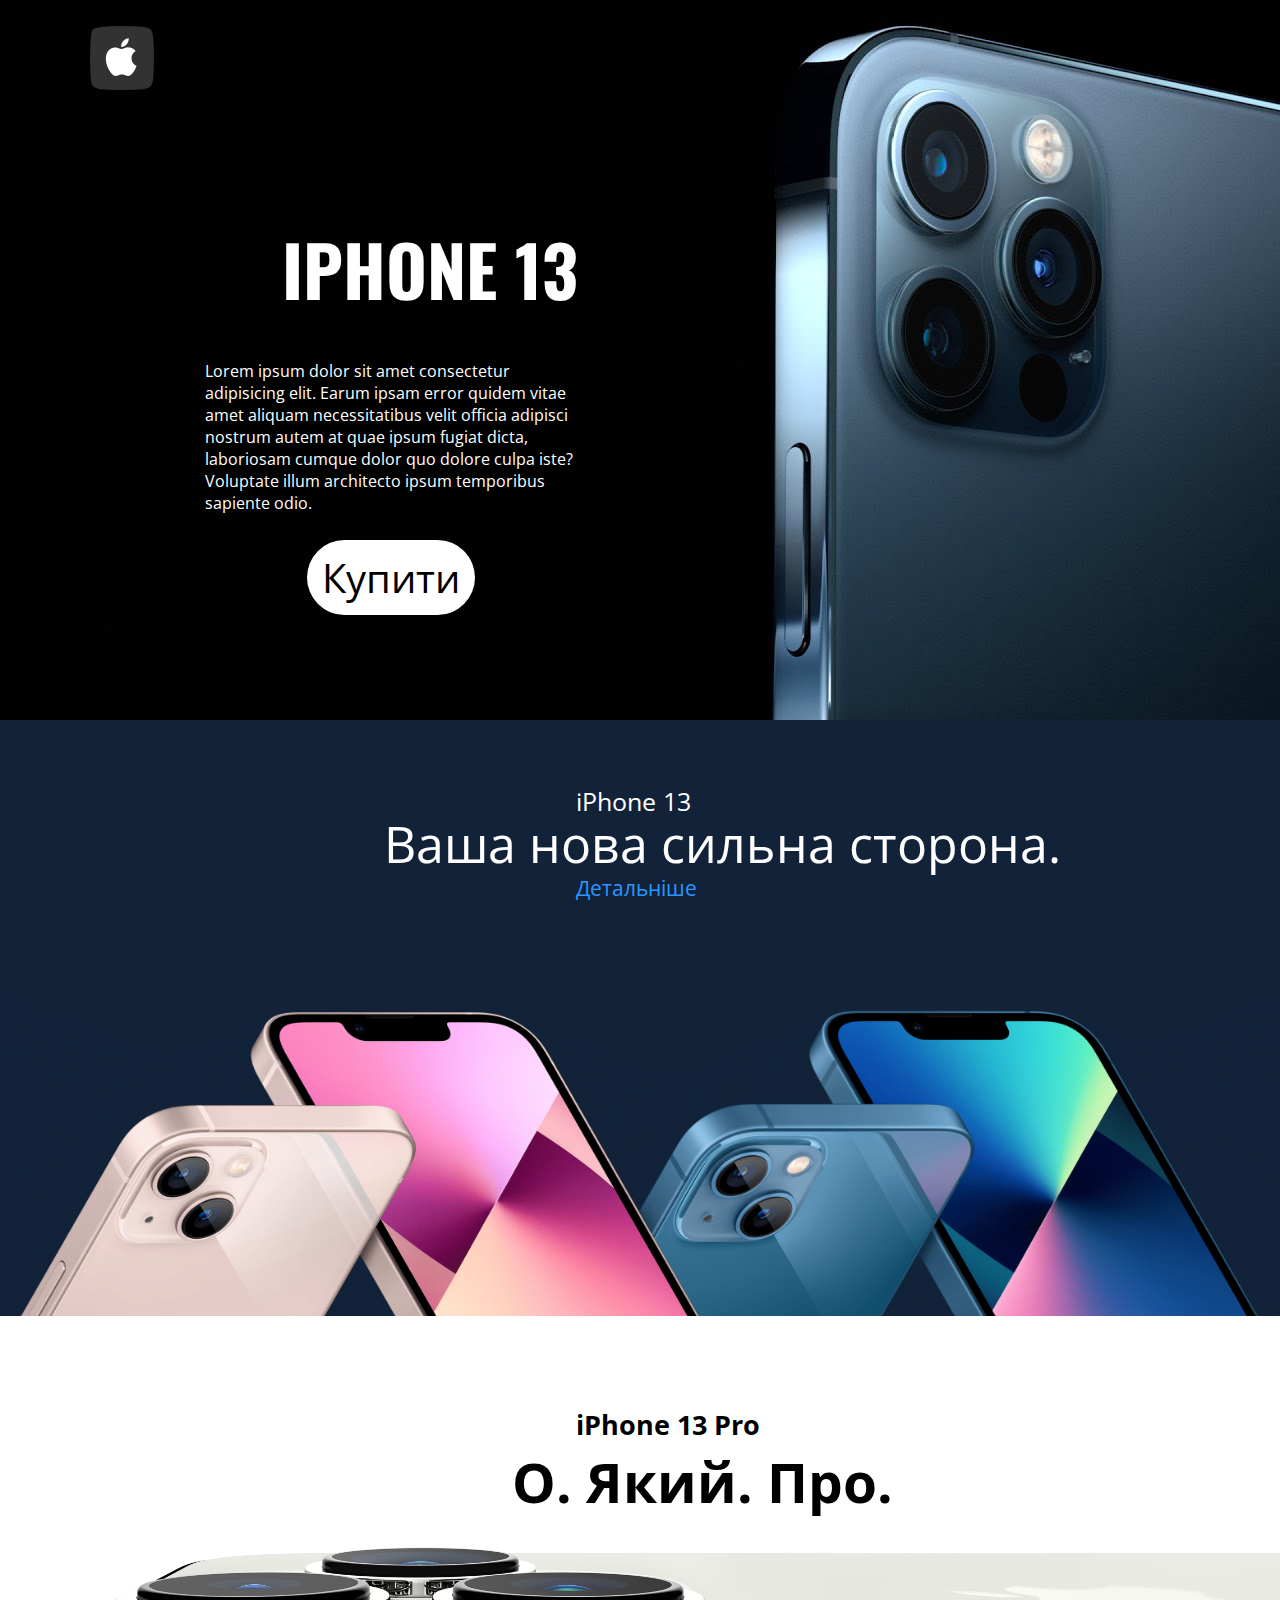
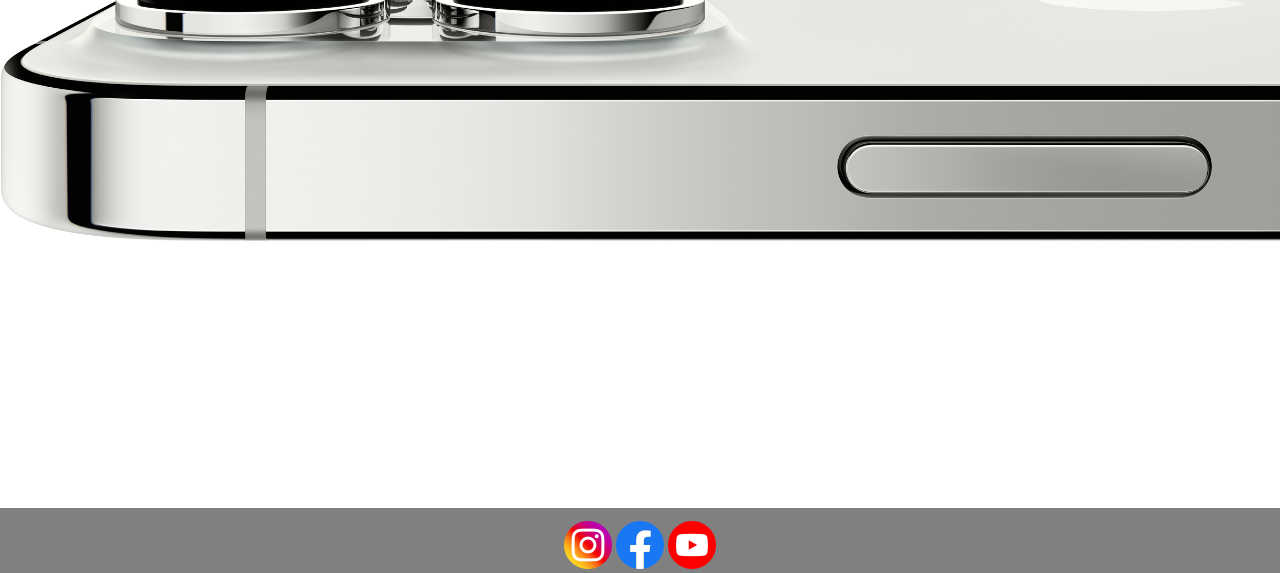
<file: index.html>
<!DOCTYPE html>
<html lang="en">
<head>
    <meta charset="UTF-8">
    <meta http-equiv="X-UA-Compatible" content="IE=edge">
    <meta name="viewport" content="width=device-width, initial-scale=1.0">
    <title>iPhone</title>
    <link rel="shortcut icon" href="img/favicon.ico">
    <link rel="stylesheet" href="css/style.css">
    <link rel="stylesheet" href="https://cdnjs.cloudflare.com/ajax/libs/font-awesome/5.15.3/css/all.min.css"/>
</head>
<body>
    <div class="wrapper">
        <main class="main">
            <img class="background_img" src="img/background_img.png" alt="iphone_background">
            <a class="icon" href="index.html"><img src="img/icon.png"></a>
            <h1>IPHONE 13</h1>
            <p class="description">Lorem ipsum dolor sit amet consectetur adipisicing elit. Earum ipsam error quidem vitae amet aliquam necessitatibus velit officia adipisci nostrum autem at quae ipsum fugiat dicta, laboriosam cumque dolor quo dolore culpa iste? Voluptate illum architecto ipsum temporibus sapiente odio.</p>
            <a class="button1" href="pages/goods.html">Купити</a>
            <div class="strong_block">
                <span class="title2">iPhone 13</span>
                <p class="strong_title">Ваша нова сильна сторона.</p>
                <a class="button2" href="#">Детальніше</a>
            </div>
            <img class="iphone_block_2" src="img/iphone_13_white.jpg" alt="iphone 13 white">
            <div class="be_pro">
                <h2>iPhone 13 Pro</h2>
                <h3>О. Який. Про.</h3>
                <img class="iphone_rotate" src="img/iphone_rotate.png">
            </div>
            <footer class="footer">
                <div class="icons">
                    <a class="instagram_icon" href="https://www.instagram.com/bogdan_fursa/"><img src="img/instagram_icon.png"></a>
                    <a class="facebook_icon" href="https://www.facebook.com/profile.php?id=100043089520533"><img src="img/facebook_icon.png"></a>
                    <a class="youtube_icon" href="https://www.youtube.com/"><img src="img/youtube_icon.png"></a>
                </div>
            </footer>
        </main>
    </div>
</body>
</html>
</file>
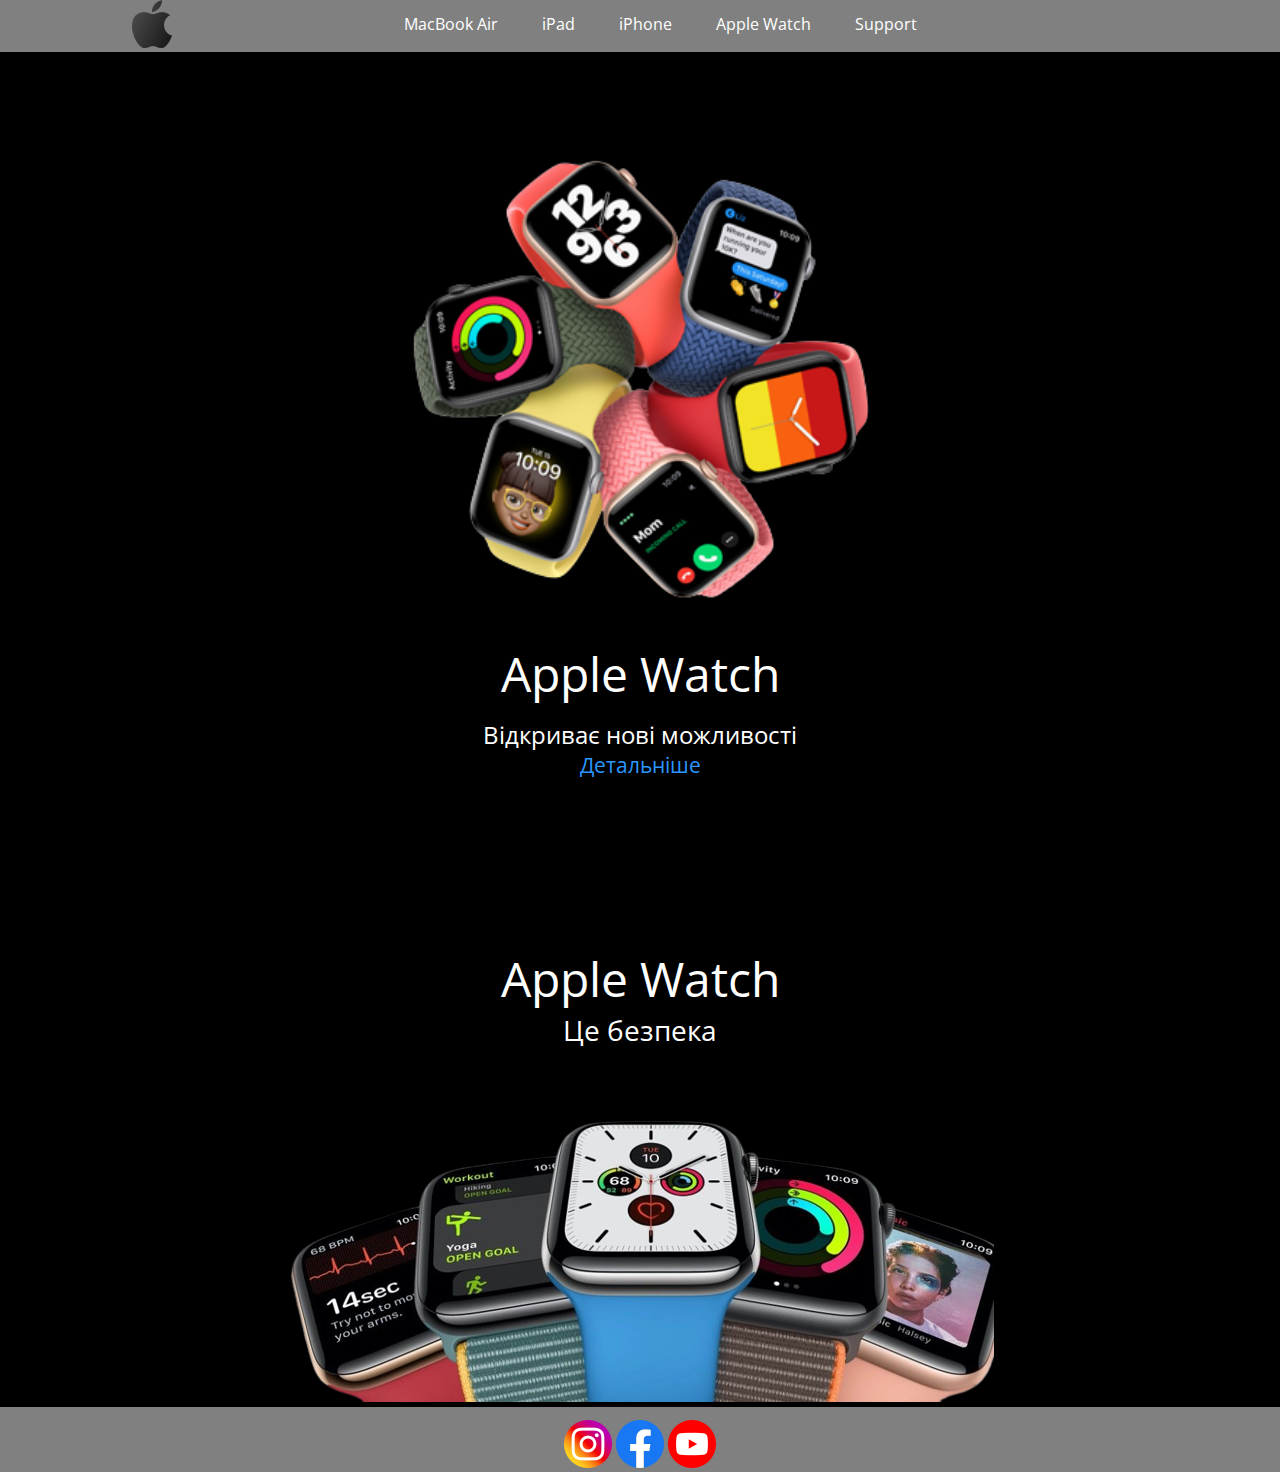
<file: pages/apple_watch.html>
<!DOCTYPE html>
<html lang="en">
<head>
    <meta charset="UTF-8">
    <meta http-equiv="X-UA-Compatible" content="IE=edge">
    <meta name="viewport" content="width=device-width, initial-scale=1.0">
    <title>iPhone</title>
    <link rel="stylesheet" href="../css/style.css">
    <link rel="shortcut icon" href="../img/favicon.ico">
</head>
<body>
    <div class="wrapper">
        <header>
            <a class="apple_icon" href="../index.html"><img src="../img/apple_icon.png"></a>
            <nav class="navbarmenu">
                <a href="../pages/macbook_air.html">MacBook Air</a>
                <a href="../pages/ipad.html">iPad</a>
                <a href="../pages/goods.html">iPhone</a>
                <a href="../pages/apple_watch.html">Apple Watch</a>
                <a href="../pages/support.html">Support</a>
            </nav>
        </header>
        <main class="main">
            <div class="apple_watch_wrapper">
                <img class="apple_watch" src="../img/apple_watch.png">
                <span>Apple Watch</span>
                <p>Відкриває нові можливості</p>
                <a href="#">Детальніше</a>
            </div>
            <div class="apple-watch-bands">
                <span>Apple Watch</span>
                <p>Це безпека</p>
                <img src="../img/apple-watch-bands.png">
            </div>
        </main>
        <footer class="footer">
            <div class="icons">
                <a class="instagram_icon" href="https://www.instagram.com/bogdan_fursa/"><img src="../img/instagram_icon.png"></a>
                <a class="facebook_icon" href="https://www.facebook.com/profile.php?id=100043089520533"><img src="../img/facebook_icon.png"></a>
                <a class="youtube_icon" href="https://www.youtube.com/"><img src="../img/youtube_icon.png"></a>
            </div>
        </footer>
    </div>
</body>
</html>
</file>
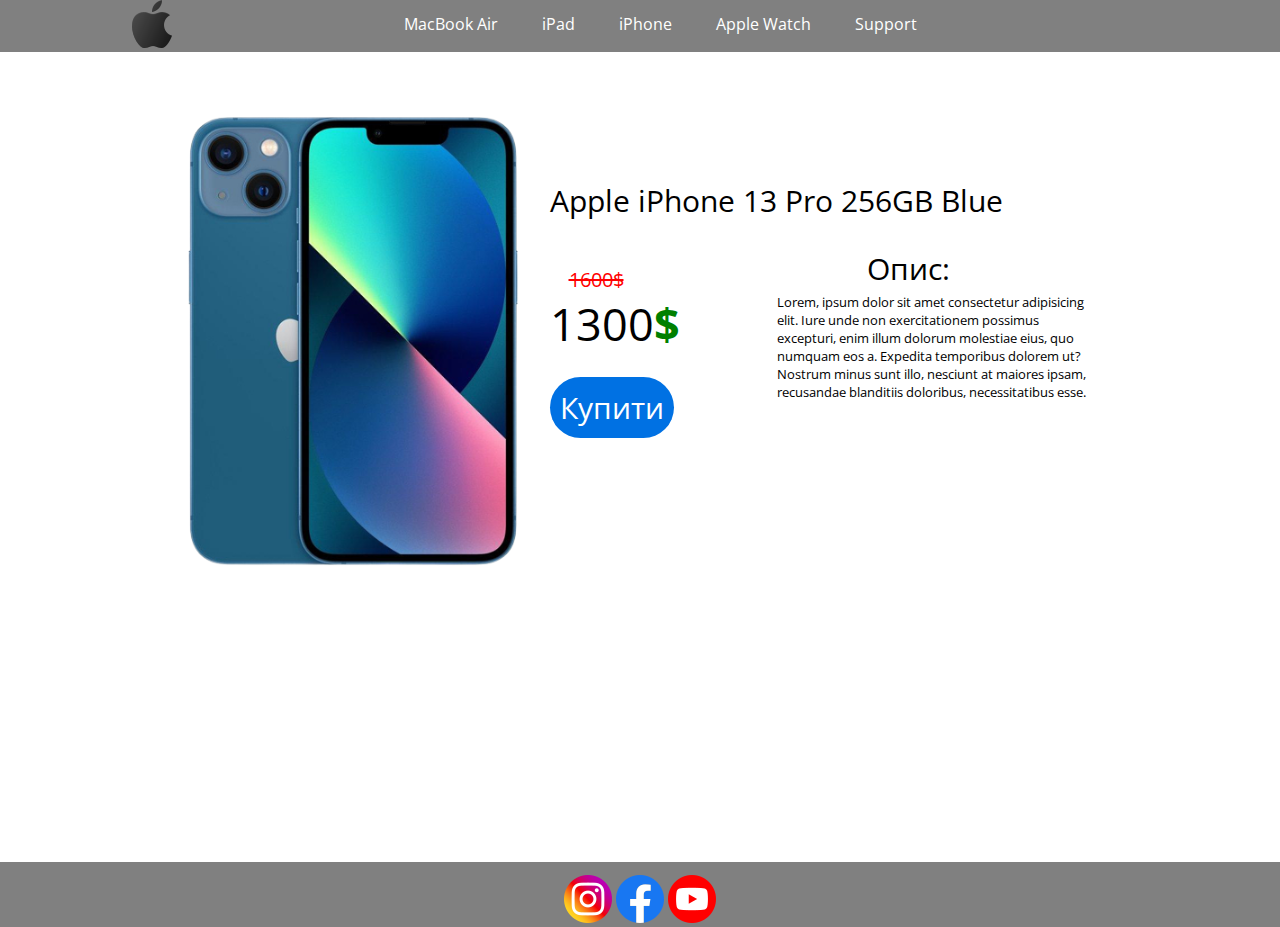
<file: pages/blue_iphone.html>
<!DOCTYPE html>
<html lang="en">
<head>
    <meta charset="UTF-8">
    <meta http-equiv="X-UA-Compatible" content="IE=edge">
    <meta name="viewport" content="width=device-width, initial-scale=1.0">
    <title>iPhone</title>
    <link rel="stylesheet" href="../css/style.css">
    <link rel="shortcut icon" href="../img/favicon.ico">
</head>
<body>
    <div class="wrapper">
        <header>
            <a class="apple_icon" href="../index.html"><img src="../img/apple_icon.png"></a>
            <nav class="navbarmenu">
                <a href="../pages/macbook_air.html">MacBook Air</a>
                <a href="../pages/ipad.html">iPad</a>
                <a href="../pages/goods.html">iPhone</a>
                <a href="../pages/apple_watch.html">Apple Watch</a>
                <a href="../pages/support.html">Support</a>
            </nav>
        </header>
        <main class="main">
            <div class="goods_blue_iphone">
            <img class="blue_iphone_banner" src="../img/blue_iphone.png">
                <div class="price_discription_blue_iphone">
                    <span>Apple iPhone 13 Pro 256GB Blue</span>
                    <p class="old_price_blue_iphone">1600$</p>
                    <p class="price_blue_iphone">1300<b class="dollar">$</b></p>
                    <a class="buy_blue_iphone" href="#">Купити</a>
                    <span class="discription_on_blue_iphone1">Опис:</span>
                    <span class="discription_on_blue_iphone2">Lorem, ipsum dolor sit amet consectetur adipisicing elit. Iure unde non exercitationem possimus excepturi, enim illum dolorum molestiae eius, quo numquam eos a. Expedita temporibus dolorem ut? Nostrum minus sunt illo, nesciunt at maiores ipsam, recusandae blanditiis doloribus, necessitatibus esse.</span>
                </div>
            </div>
        </main>
        <footer class="footer">
            <div class="icons">
                <a class="instagram_icon" href="https://www.instagram.com/bogdan_fursa/"><img src="../img/instagram_icon.png"></a>
                <a class="facebook_icon" href="https://www.facebook.com/profile.php?id=100043089520533"><img src="../img/facebook_icon.png"></a>
                <a class="youtube_icon" href="https://www.youtube.com/"><img src="../img/youtube_icon.png"></a>
            </div>
        </footer>
    </div>
</body>
</html>
</file>
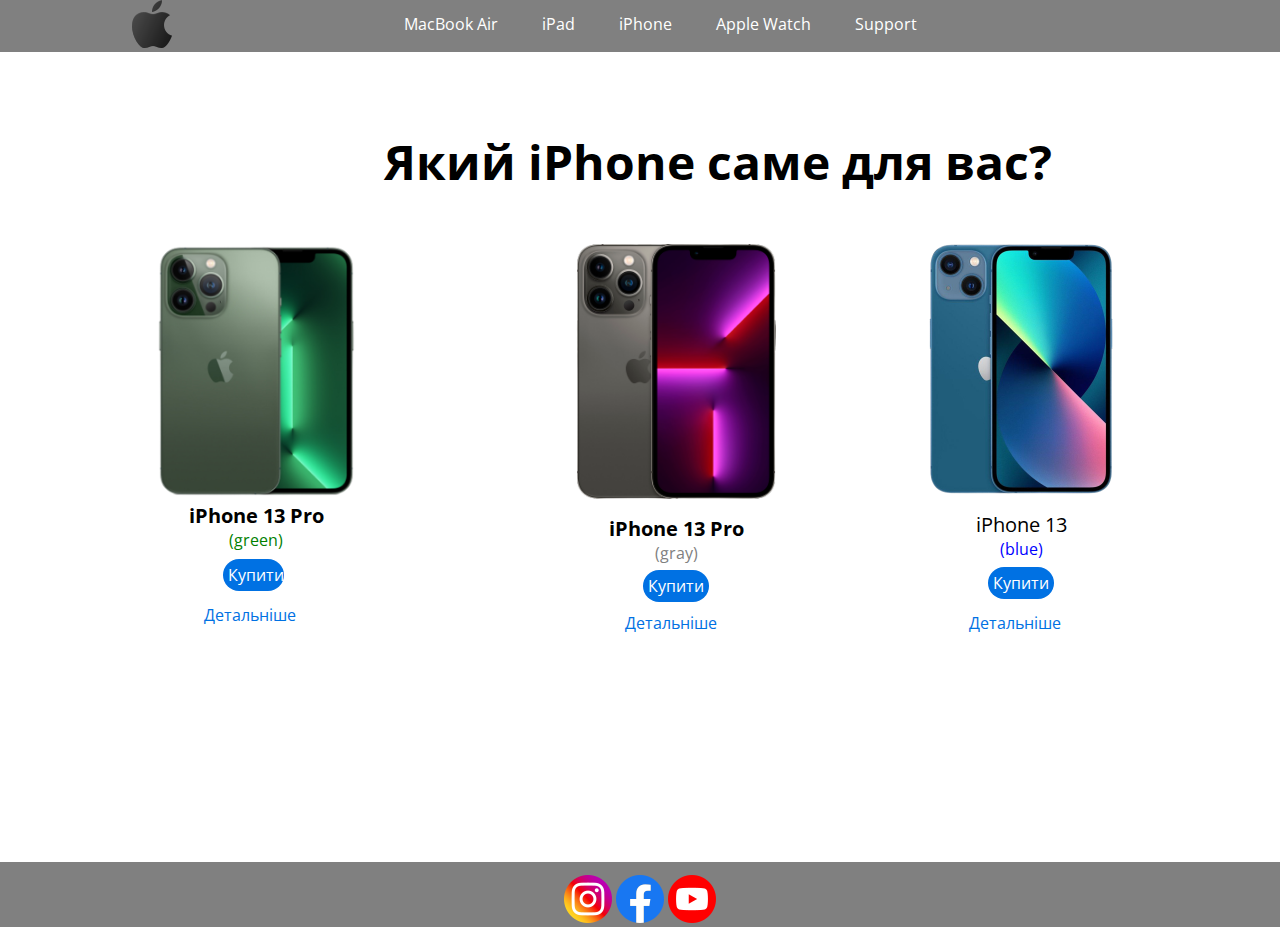
<file: pages/goods.html>
<!DOCTYPE html>
<html lang="en">
<head>
    <meta charset="UTF-8">
    <meta http-equiv="X-UA-Compatible" content="IE=edge">
    <meta name="viewport" content="width=device-width, initial-scale=1.0">
    <title>iPhone</title>
    <link rel="stylesheet" href="../css/style.css">
    <link rel="shortcut icon" href="../img/favicon.ico">
</head>
<body>
    <div class="wrapper">
        <header>
            <a class="apple_icon" href="../index.html"><img src="../img/apple_icon.png"></a>
            <nav class="navbarmenu">
                <a href="../pages/macbook_air.html">MacBook Air</a>
                <a href="../pages/ipad.html">iPad</a>
                <a href="../pages/goods.html">iPhone</a>
                <a href="../pages/apple_watch.html">Apple Watch</a>
                <a href="../pages/support.html">Support</a>
            </nav>
        </header>
        <main class="main">
            <h4>Який iPhone саме для вас?</h4>
            <div class="iphones">
                <div class="goods1">
                    <img class="green_iphone" src="../img/green_iphone.png"> 
                    <div class="discription_goods1">
                        <h5>iPhone 13 Pro</h5>
                        <p>(green)</p>
                    </div>
                    <a class="button_buy" href="../pages/green_iphone.html">Купити</a>
                    <a class="description_green_iphone" href="#">Детальніше</a>
                </div>
                <div class="goods2">
                    <img class="gray_iphone" src="../img/gray_iphone.png">
                    <div class="discription_goods2">
                        <h6>iPhone 13 Pro</h6>
                        <p>(gray)</p>
                        <a class="button_buy2" href="../pages/gray_iphone.html">Купити</a>
                        <a class="description_gray_iphone" href="#">Детальніше</a>
                    </div>
                </div>
                <div class="goods3">
                    <img class="blue_iphone" src="../img/blue_iphone.png">
                    <div class="discription_goods3">
                        <h7>iPhone 13</h7>
                        <p>(blue)</p>
                    </div>
                    <a class="button_buy3" href="../pages/blue_iphone.html">Купити</a>
                    <a class="description_blue_iphone" href="#">Детальніше</a>
                </div>
            </div>
        </main>
        <footer class="footer">
            <div class="icons">
                <a class="instagram_icon" href="https://www.instagram.com/bogdan_fursa/"><img src="../img/instagram_icon.png"></a>
                <a class="facebook_icon" href="https://www.facebook.com/profile.php?id=100043089520533"><img src="../img/facebook_icon.png"></a>
                <a class="youtube_icon" href="https://www.youtube.com/"><img src="../img/youtube_icon.png"></a>
            </div>
        </footer>
    </div>
    
</body>
</html>
</file>
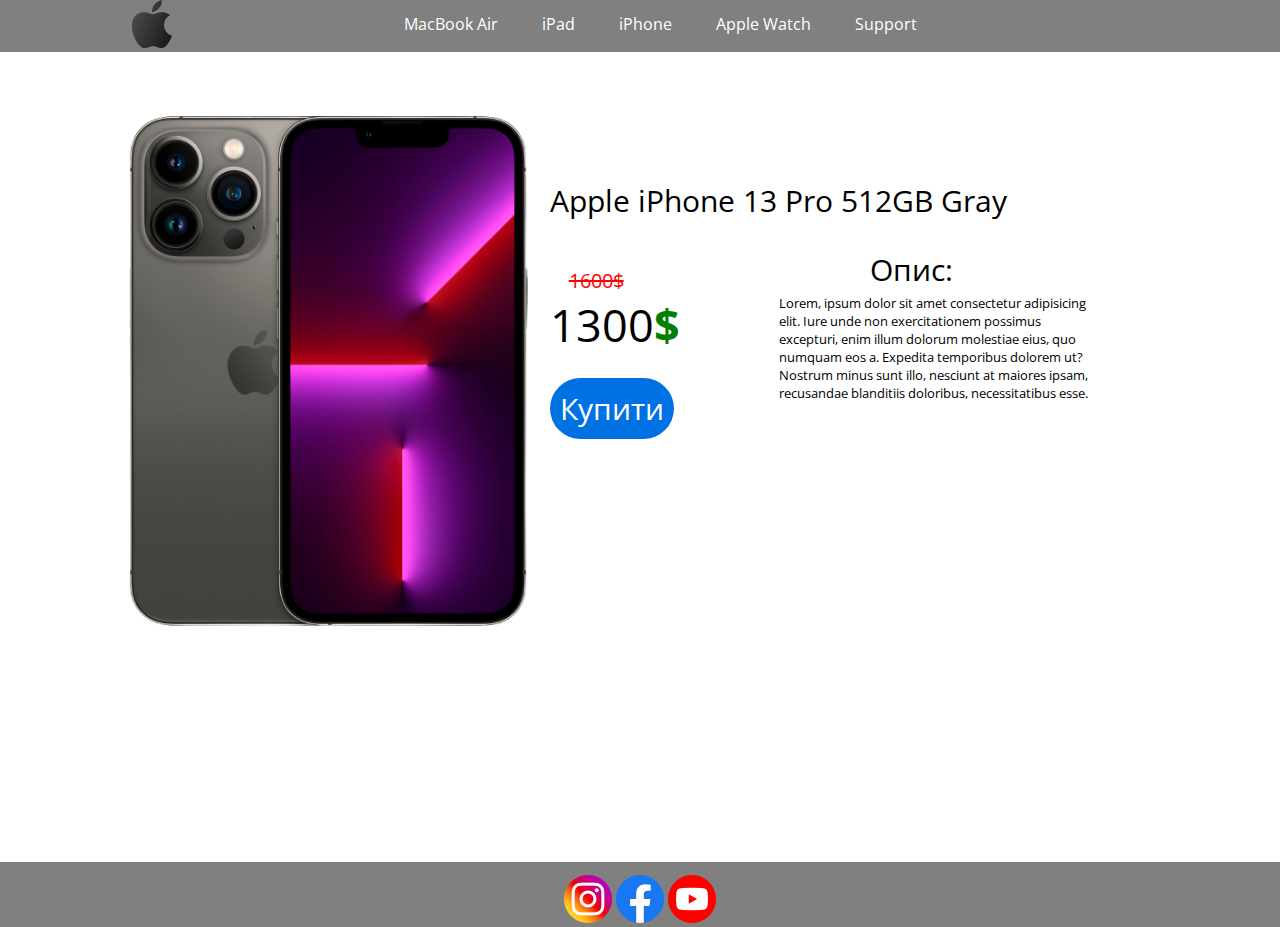
<file: pages/gray_iphone.html>
<!DOCTYPE html>
<html lang="en">
<head>
    <meta charset="UTF-8">
    <meta http-equiv="X-UA-Compatible" content="IE=edge">
    <meta name="viewport" content="width=device-width, initial-scale=1.0">
    <title>iPhone</title>
    <link rel="stylesheet" href="../css/style.css">
    <link rel="shortcut icon" href="../img/favicon.ico">
</head>
<body>
    <div class="wrapper">
        <header>
            <a class="apple_icon" href="../index.html"><img src="../img/apple_icon.png"></a>
            <nav class="navbarmenu">
                <a href="../pages/macbook_air.html">MacBook Air</a>
                <a href="../pages/ipad.html">iPad</a>
                <a href="../pages/goods.html">iPhone</a>
                <a href="../pages/apple_watch.html">Apple Watch</a>
                <a href="../pages/support.html">Support</a>
            </nav>
        </header>
        <main class="main">
            <div class="goods_gray_iphone">
                <img class="gray_iphone_banner" src="../img/gray_iphone.png">
                <div class="price_discription_gray_iphone">
                    <span>Apple iPhone 13 Pro 512GB Gray</span>
                    <p class="old_price_gray_iphone">1600$</p>
                    <p class="price_gray_iphone">1300<b class="dollar">$</b></p>
                    <a class="buy_grey_iphone" href="#">Купити</a>
                    <span class="discription_on_gray_iphone1">Опис:</span>
                    <span class="discription_on_gray_iphone2">Lorem, ipsum dolor sit amet consectetur adipisicing elit. Iure unde non exercitationem possimus excepturi, enim illum dolorum molestiae eius, quo numquam eos a. Expedita temporibus dolorem ut? Nostrum minus sunt illo, nesciunt at maiores ipsam, recusandae blanditiis doloribus, necessitatibus esse.</span>
                </div>
            </div>
        </main>
        <footer class="footer">
            <div class="icons">
                <a class="instagram_icon" href="https://www.instagram.com/bogdan_fursa/"><img src="../img/instagram_icon.png"></a>
                <a class="facebook_icon" href="https://www.facebook.com/profile.php?id=100043089520533"><img src="../img/facebook_icon.png"></a>
                <a class="youtube_icon" href="https://www.youtube.com/"><img src="../img/youtube_icon.png"></a>
            </div>
        </footer>
    </div>
</body>
</html>
</file>
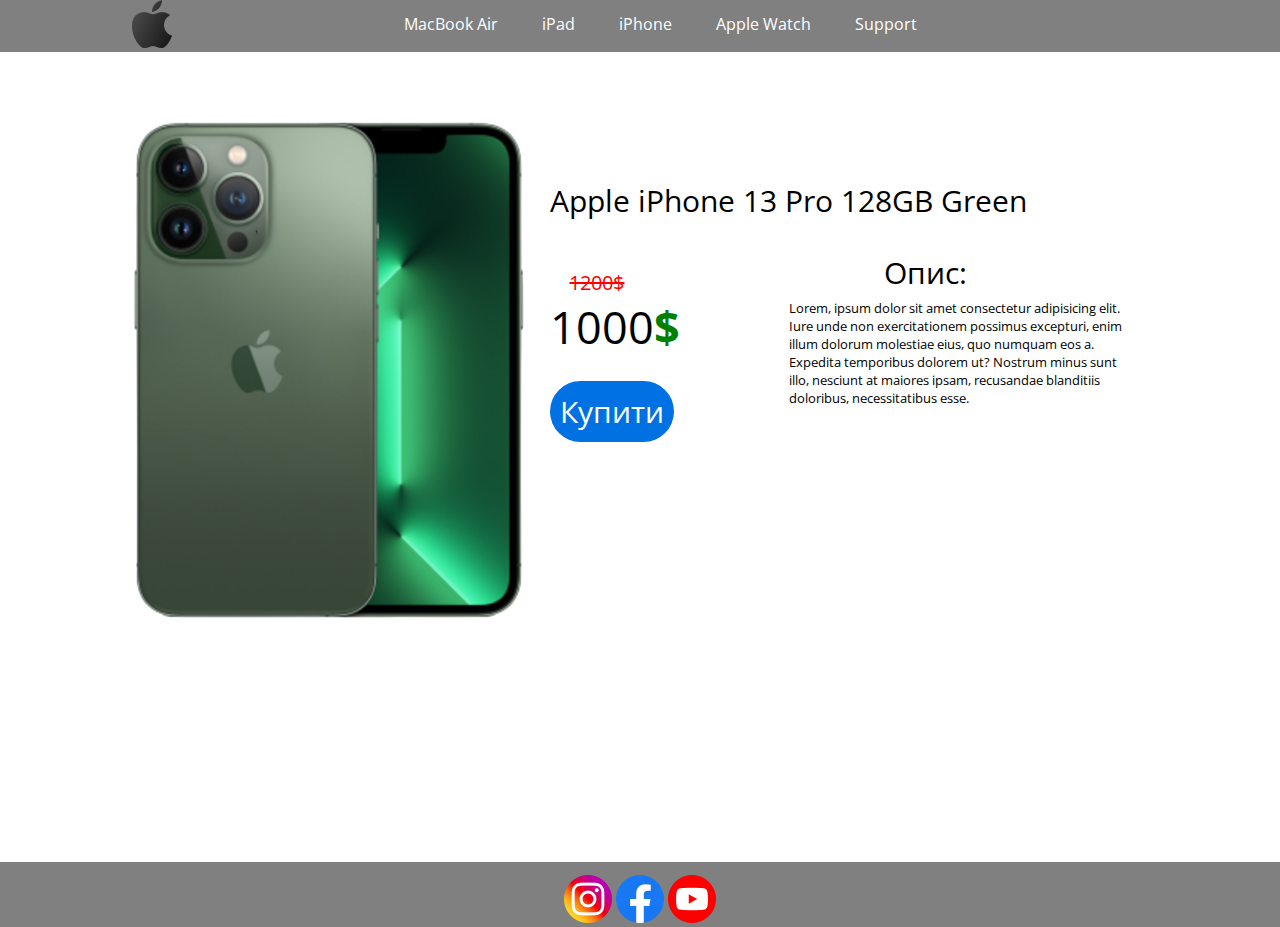
<file: pages/green_iphone.html>
<!DOCTYPE html>
<html lang="en">
<head>
    <meta charset="UTF-8">
    <meta http-equiv="X-UA-Compatible" content="IE=edge">
    <meta name="viewport" content="width=device-width, initial-scale=1.0">
    <title>iPhone</title>
    <link rel="stylesheet" href="../css/style.css">
    <link rel="shortcut icon" href="../img/favicon.ico">
</head>
<body>
    <div class="wrapper">
        <header>
            <a class="apple_icon" href="../index.html"><img src="../img/apple_icon.png"></a>
            <nav class="navbarmenu">
                <a href="../pages/macbook_air.html">MacBook Air</a>
                <a href="../pages/ipad.html">iPad</a>
                <a href="../pages/goods.html">iPhone</a>
                <a href="../pages/apple_watch.html">Apple Watch</a>
                <a href="../pages/support.html">Support</a>
            </nav>
        </header>
        <main class="main">
            <div class="goods_green_iphone">
                <img class="green_iphone_banner" src="../img/green_iphone.png">
                <div class="price_discription">
                    <span>Apple iPhone 13 Pro 128GB Green</span>
                    <p class="old_price">1200$</p>
                    <p class="price">1000<b class="dollar">$</b></p>
                    <a class="buy_green_iphone" href="#">Купити</a>
                    <span class="discription_on_green_iphone1">Опис:</span>
                    <span class="discription_on_green_iphone2">Lorem, ipsum dolor sit amet consectetur adipisicing elit. Iure unde non exercitationem possimus excepturi, enim illum dolorum molestiae eius, quo numquam eos a. Expedita temporibus dolorem ut? Nostrum minus sunt illo, nesciunt at maiores ipsam, recusandae blanditiis doloribus, necessitatibus esse.</span>
                </div>
            </div>
        </main>
        <footer class="footer">
            <div class="icons">
                <a class="instagram_icon" href="https://www.instagram.com/bogdan_fursa/"><img src="../img/instagram_icon.png"></a>
                <a class="facebook_icon" href="https://www.facebook.com/profile.php?id=100043089520533"><img src="../img/facebook_icon.png"></a>
                <a class="youtube_icon" href="https://www.youtube.com/"><img src="../img/youtube_icon.png"></a>
            </div>
        </footer>
    </div>
</body>
</html>
</file>
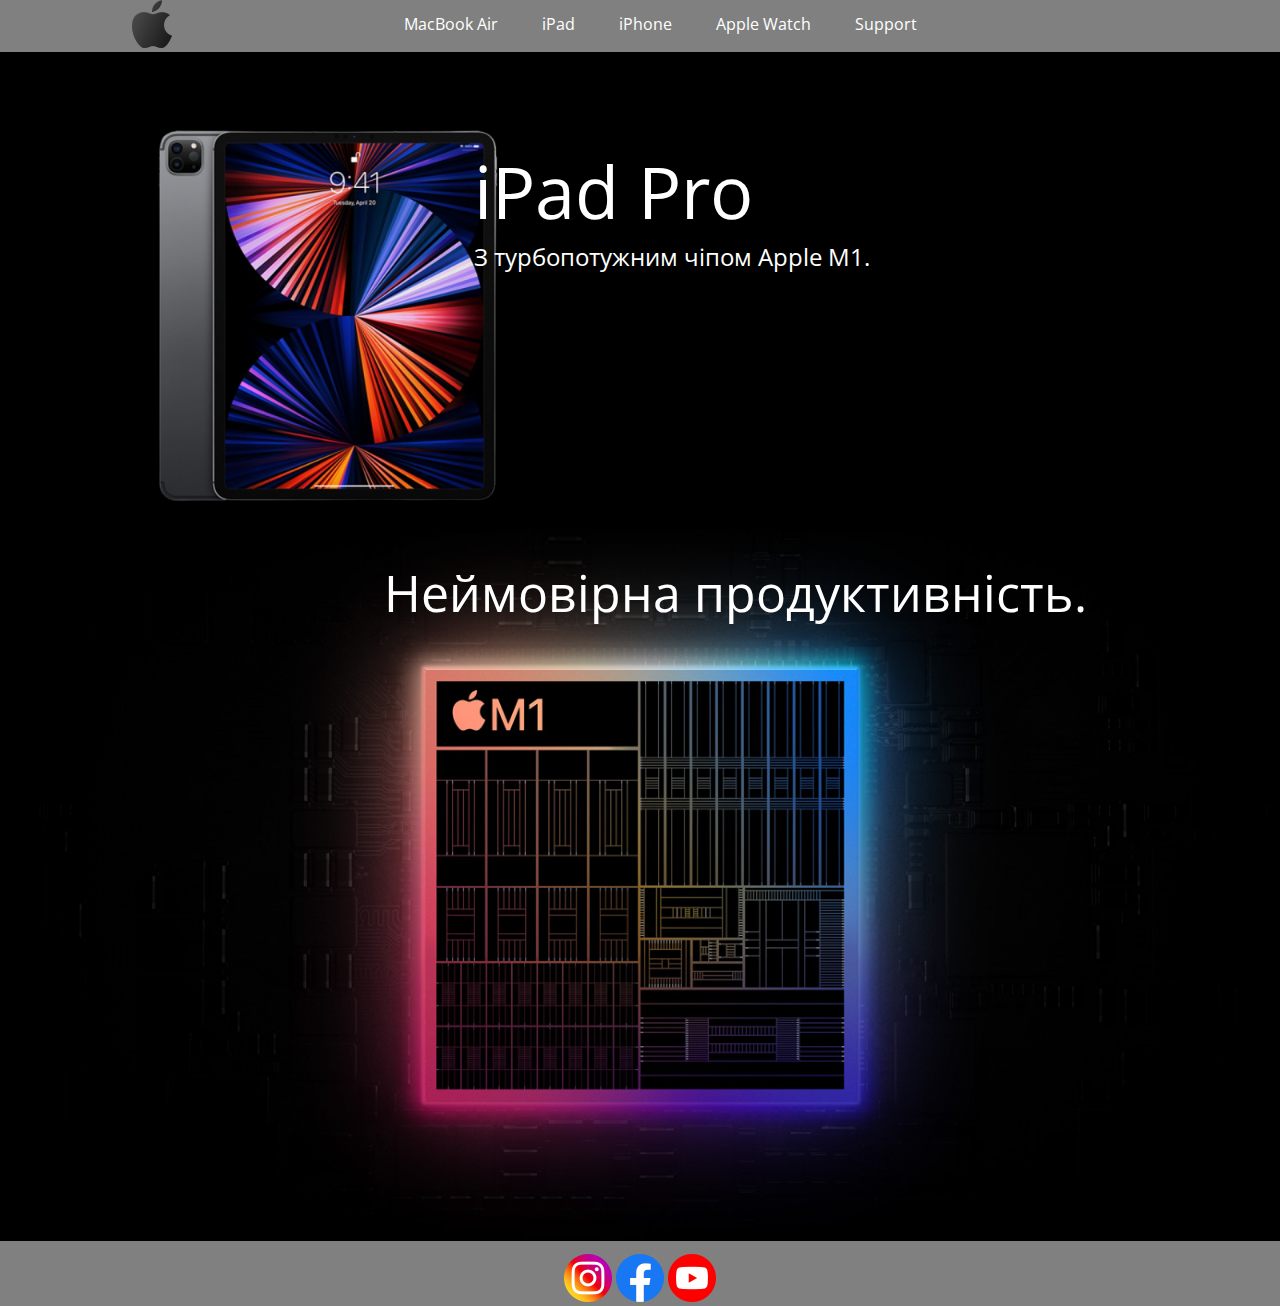
<file: pages/ipad.html>
<!DOCTYPE html>
<html lang="en">
<head>
    <meta charset="UTF-8">
    <meta http-equiv="X-UA-Compatible" content="IE=edge">
    <meta name="viewport" content="width=device-width, initial-scale=1.0">
    <title>iPhone</title>
    <link rel="stylesheet" href="../css/style.css">
    <link rel="shortcut icon" href="../img/favicon.ico">
</head>
<body>
    <div class="wrapper">
        <header>
            <a class="apple_icon" href="../index.html"><img src="../img/apple_icon.png"></a>
            <nav class="navbarmenu">
                <a href="../pages/macbook_air.html">MacBook Air</a>
                <a href="../pages/ipad.html">iPad</a>
                <a href="../pages/goods.html">iPhone</a>
                <a href="../pages/apple_watch.html">Apple Watch</a>
                <a href="../pages/support.html">Support</a>
            </nav>
        </header>
        <main class="main">
            <div class="ipad_info">
                <img class="ipad" src="../img/ipad_Pro_12_grey.png">
                <div class="ipad_discription">
                    <span>iPad Pro</span>
                    <p>З турбопотужним чіпом Apple M1.</p>
                </div>
            </div>
            <div class="mega_power">
                <img class="power" src="../img/power.jpg" alt="power">
                <span>Неймовірна продуктивність.</span>
            </div>
        </main>
        <footer class="footer">
            <div class="icons">
                <a class="instagram_icon" href="https://www.instagram.com/bogdan_fursa/"><img src="../img/instagram_icon.png"></a>
                <a class="facebook_icon" href="https://www.facebook.com/profile.php?id=100043089520533"><img src="../img/facebook_icon.png"></a>
                <a class="youtube_icon" href="https://www.youtube.com/"><img src="../img/youtube_icon.png"></a>
            </div>
        </footer>
    </div>
</body>
</html>
</file>
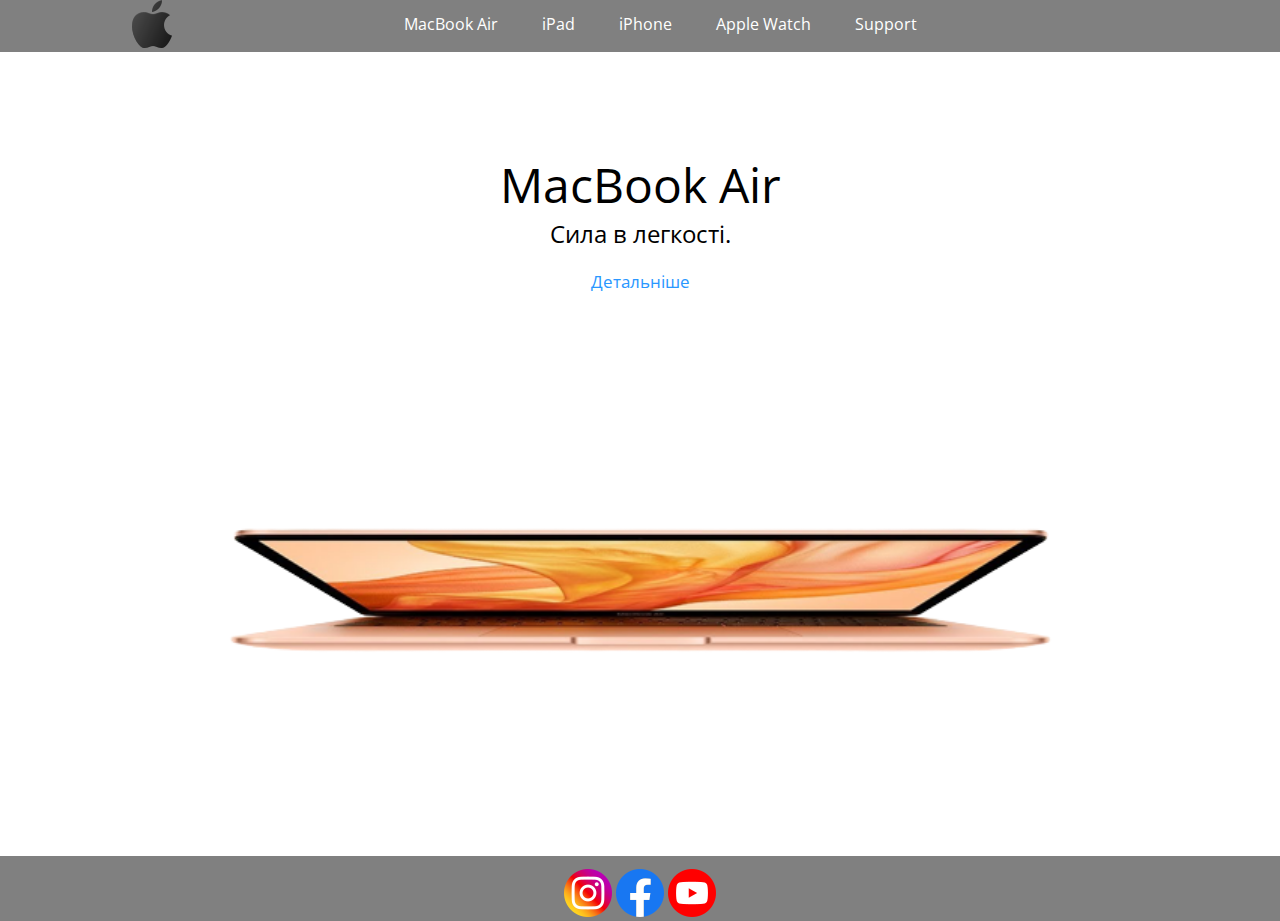
<file: pages/macbook_air.html>
<!DOCTYPE html>
<html lang="en">
<head>
    <meta charset="UTF-8">
    <meta http-equiv="X-UA-Compatible" content="IE=edge">
    <meta name="viewport" content="width=device-width, initial-scale=1.0">
    <title>iPhone</title>
    <link rel="stylesheet" href="../css/style.css">
    <link rel="shortcut icon" href="../img/favicon.ico">
</head>
<body>
    <div class="wrapper">
        <header>
            <a class="apple_icon" href="../index.html"><img src="../img/apple_icon.png"></a>
            <nav class="navbarmenu">
                <a href="../pages/macbook_air.html">MacBook Air</a>
                <a href="../pages/ipad.html">iPad</a>
                <a href="../pages/goods.html">iPhone</a>
                <a href="../pages/apple_watch.html">Apple Watch</a>
                <a href="../pages/support.html">Support</a>
            </nav>
        </header>
        <main class="main">
            <div class="macbook_info">
                <div class="macbook_discription">
                    <span>MacBook Air</span>
                    <p>Сила в легкості.</p>
                </div>
                <a class href="#">Детальніше</a>
                <img class="macbook_banner" src="../img/MacBook_Air.png">
            </div>
        </main>
        <footer class="footer">
            <div class="icons">
                <a class="instagram_icon" href="https://www.instagram.com/bogdan_fursa/"><img src="../img/instagram_icon.png"></a>
                <a class="facebook_icon" href="https://www.facebook.com/profile.php?id=100043089520533"><img src="../img/facebook_icon.png"></a>
                <a class="youtube_icon" href="https://www.youtube.com/"><img src="../img/youtube_icon.png"></a>
            </div>
        </footer>
    </div>
</body>
</html>
</file>
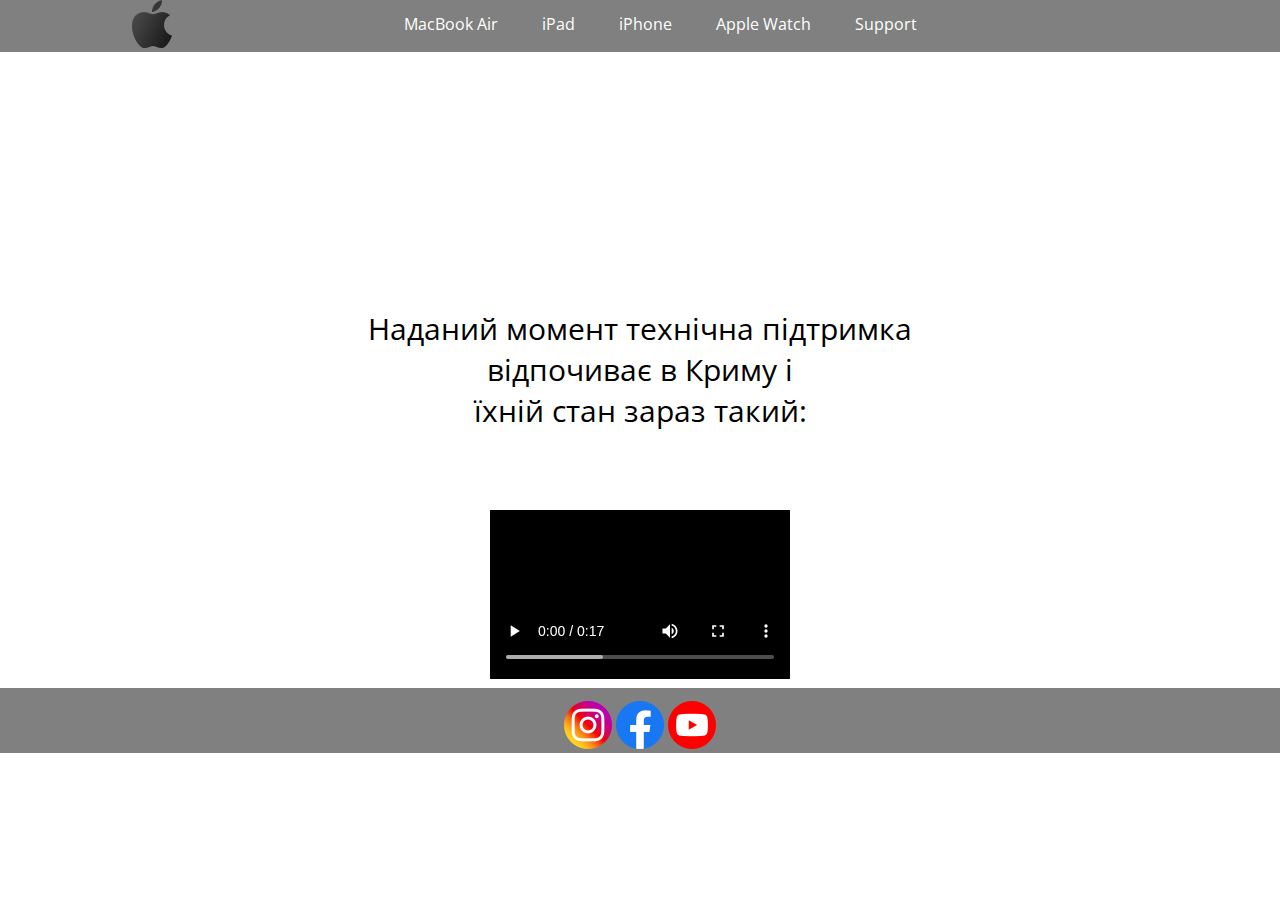
<file: pages/support.html>
<!DOCTYPE html>
<html lang="en">
<head>
    <meta charset="UTF-8">
    <meta http-equiv="X-UA-Compatible" content="IE=edge">
    <meta name="viewport" content="width=device-width, initial-scale=1.0">
    <title>iPhone</title>
    <link rel="stylesheet" href="../css/style.css">
    <link rel="shortcut icon" href="../img/favicon.ico">
</head>
<body>
    <div class="wrapper">
        <header>
            <a class="apple_icon" href="../index.html"><img src="../img/apple_icon.png"></a>
            <nav class="navbarmenu">
                <a href="../pages/macbook_air.html">MacBook Air</a>
                <a href="../pages/ipad.html">iPad</a>
                <a href="../pages/goods.html">iPhone</a>
                <a href="../pages/apple_watch.html">Apple Watch</a>
                <a href="../pages/support.html">Support</a>
            </nav>
        </header>
        <main class="main">
            <div class="support">
                <span>Наданий момент технічна підтримка <br>відпочиває в Криму і <br>їхній стан зараз такий:</br><br></span>
                <video  class="secret"src="../mp4/secret.mp4" controls></video>
            </div> 
        </main>
        <footer class="footer">
            <div class="icons">
                <a class="instagram_icon" href="https://www.instagram.com/bogdan_fursa/"><img src="../img/instagram_icon.png"></a>
                <a class="facebook_icon" href="https://www.facebook.com/profile.php?id=100043089520533"><img src="../img/facebook_icon.png"></a>
                <a class="youtube_icon" href="https://www.youtube.com/"><img src="../img/youtube_icon.png"></a>
            </div>
        </footer>
    </div>
</body>
</html>
</file>
<file: css/style.css>
@import url('https://fonts.googleapis.com/css2?family=Oswald&display=swap');
@import url('https://fonts.googleapis.com/css2?family=Rubik&display=swap');
@import url('https://fonts.googleapis.com/css2?family=Open+Sans:wght@600&display=swap');

* {
    margin: 0;
    padding: 0;
    border: 0; 
}

.background_img {
    display: block;
    width: 100%;
    height: 100%;
    position: relative;

}
.wrapper {
    position: relative;
    min-height: 100%;
    width: 100%;
    display: flex;
    flex-direction: column;
}
.main{
    flex: 1 1 auto;
}
body {
    height: 100%;
    width: 100%;
}
h1 {
    position: absolute;
    color: white;
    top: 0;
    left: 22%;
    margin-top: 24vh;
    font-size: 70px;
    font-family: 'Oswald', sans-serif;
}

.description {
    position: absolute;
    color:white;
    top: 0;
    left: 16%;
    margin-top: 40vh;
    width: 30%;
    font-family: 'Open Sans', sans-serif;
}

.button1 {
    position: absolute;
    display: table;
    top: 0;
    left: 24%;
    margin-top: 60vh;
    font-family: 'Open Sans', sans-serif;
    text-decoration: none;
    font-size: 40px;
    background-color: white;
    transition: all 0.7s ease-in-out;
    border-radius: 100px;
    padding: 10px 15px;
    color: black;

    
}
.button1:hover {
    color: red;
}
.iphone_block_2 {
    display: block;
    width: 100%;
    height: 100%;
    position: relative;
}
.strong_block {
    background-color: #122239;
    width: 100%;
    height: 30vh;
    color: #fff;
    position: relative;
}
.title2 {
    position: absolute;
    margin-top: 5%;
    margin-left: 45%;
    font-size: 25px;
    font-family: 'Open Sans', sans-serif;
}
.strong_title {
    position: absolute;
    margin-top: 7%;
    margin-left: 30%;
    font-size: 50px;
    font-family: 'Open Sans', sans-serif;
}

.button2 {
    position: absolute;
    margin-left: 45%;
    margin-top: 12%;
    font-size: 21px;
    color: #2997ff;
    text-decoration: none;
    font-family: 'Open Sans', sans-serif;
}
.button2:hover{
    text-decoration: underline;
}

.icon {
    position: absolute;
    top: 0;
    margin-top: 2%;
    margin-left: 7%;
}
.be_pro {
    position: relative;
    display: block;
    width: 100%;
    height: 88vh;
}
h2{
    position: absolute;
    margin-top: 7%;
    margin-left: 45%;
    font-size: 27px;
    font-family: 'Open Sans', sans-serif;
}
h3 {
    position: absolute;
    margin-top: 10%;
    margin-left: 40%;
    font-size: 55px;
    font-family: 'Open Sans', sans-serif;
}
.iphone_rotate {
    position: absolute;
    margin-top: 18%;
    width: 100%;
}
.footer {
    width: 100%;
    height: auto;
    background-color: gray;
    margin: 0 auto;
    text-align: center;
    padding-top: 5%;
}

.icons {
    margin-top: -4%;
}
header {
    position: relative;
    background-color: gray;
}
.apple_icon {
    margin-left: 10%;
}


.navbarmenu {
    position: absolute;
    top: 0%;
    height: 70px;
    margin-top: 1%;
    margin-left: 30%;
}

.navbarmenu a {
    color: white;
    text-decoration: none;
    font-family: 'Open Sans', sans-serif;
    transition: all 0.7s ease-in-out;
    padding: 20px;
}
.navbarmenu a:hover {
    color: red;
}
.iphones {
    position: relative;
    width: 100%;
    height: 90vh;
}
.goods1 {
    position: absolute;
    height: auto;
    width: 20%;
    margin-top: 15%;
    margin-left: 10%;
    justify-content: center;
    text-align: center;
}
.green_iphone {
    width: 200px;
}
h4 {
    position: absolute;
    margin-left: 30%;
    margin-top: 6%;
    font-size: 48px;
    font-family: 'Open Sans', sans-serif;
}
.button_buy {
    display: block;
    width: 20%;
    margin-top: 3%;
    margin-left: 37%;
    background-color: #0071e3;
    color: white;
    padding: 5px;
    border-radius: 100px;
    text-decoration: none;
    font-family: 'Open Sans', sans-serif;
}
.description_green_iphone {
    display: block;
    margin-top: 5%;
    margin-left: -5%;
    color: #0071e3;
    text-decoration: none;
    font-family: 'Open Sans', sans-serif;
}
.description_green_iphone:hover{
    text-decoration: underline;
}
h5 {
    font-size: 20px;
    font-family: 'Open Sans', sans-serif;
}
.discription_goods1 p {
    color: green;
    font-family: 'Open Sans', sans-serif;
}
.goods2 {
    position: absolute;
    margin-left: 45%;
    margin-top: 15%;
    text-align: center;
    justify-content: center;
}
.gray_iphone {
    width: 200px;
}
h6 {
    font-size: 20px;
    font-family: 'Open Sans', sans-serif;
}
.goods2 p{
   color: gray;
   font-family: 'Open Sans', sans-serif;
}
.discription_goods2 {
    margin-top: 6%;
    font-size: 16px;
}
.button_buy2 {
    display: table;
    width: 20%;
    margin: 0 auto;
    margin-top: 3%;
    background-color: #0071e3;
    color: white;
    padding: 5px;
    border-radius: 100px;
    text-decoration: none;
    font-family: 'Open Sans', sans-serif;
}
.description_gray_iphone {
    display: block;
    margin-top: 5%;
    margin-left: -5%;
    color: #0071e3;
    text-decoration: none;
    font-family: 'Open Sans', sans-serif;
}
.description_gray_iphone:hover{
    text-decoration: underline;
}

.blue_iphone {
    width: 250px;
}
.goods3 {
    position: absolute;
    margin-top: 15%;
    margin-left: 70%;
}
.discription_goods3 {
    text-align: center;
    margin-top: 5%;
}
h7 {
    font-size: 20px;
    font-family: 'Open Sans', sans-serif;
}
.discription_goods3 p {
    color: blue;
    font-family: 'Open Sans', sans-serif;
}
.button_buy3 {
    display: table;
    width: 20%;
    margin: 0 auto;
    margin-top: 3%;
    background-color: #0071e3;
    color: white;
    padding: 5px;
    border-radius: 100px;
    text-decoration: none;
    font-family: 'Open Sans', sans-serif;
}

.description_blue_iphone {
    display: block;
    text-align: center;
    margin-top: 5%;
    margin-left: -5%;
    color: #0071e3;
    text-decoration: none;
    font-family: 'Open Sans', sans-serif;
}
.description_blue_iphone:hover{
    text-decoration: underline;
}
.green_iphone_banner {
    margin-left: 10%;
    margin-top: 5%;
    width: 400px;
}
.price_discription {
    position: absolute;
    top: 0;
    margin-left: 43%;
    margin-top: 10%;
    font-family: 'Open Sans', sans-serif;
    font-size: 30px;
}
.goods_green_iphone {
    position: relative;
    width: 100%;
    height: 90vh;
}
.old_price {
    font-size: 20px;
    color: red;
    text-decoration: line-through;
    margin-left: 4%;
    margin-top: 10%;
}
.price {
    display: table;
    font-size: 45px;
    font-family: 'Open Sans', sans-serif;
}
.dollar {
    color: green;
}
.buy_green_iphone {
    display: table;
    background-color: #0071e3;
    color: white;
    padding: 10px;
    margin-top: 5%;
    border-radius: 100px;
    text-decoration: none;
    font-family: 'Open Sans', sans-serif;
}
.discription_on_green_iphone1 {
    position: absolute;
    top: 0;
    margin-left: 70%;
    margin-top: 15%;
}
.discription_on_green_iphone2 {
    position: absolute;
    top:0;
    font-size: 13px;
    margin-left: 50%;
    margin-top: 25%;
    width: 70%;
}
.goods_gray_iphone {
    position: relative;
    width: 100%;
    height: 90vh;
}
.gray_iphone_banner {
    margin-left: 10%;
    margin-top: 5%;
    width: 400px;
}
.price_discription_gray_iphone {
    position: absolute;
    top: 0;
    margin-left: 43%;
    margin-top: 10%;
    font-family: 'Open Sans', sans-serif;
    font-size: 30px;
}
.old_price_gray_iphone {
    font-size: 20px;
    color: red;
    text-decoration: line-through;
    margin-left: 4%;
    margin-top: 10%;
}
.price_gray_iphone {
    display: table;
    font-size: 45px;
}
.buy_grey_iphone {
    display: table;
    background-color: #0071e3;
    color: white;
    padding: 10px;
    margin-top: 5%;
    border-radius: 100px;
    text-decoration: none;
}
.discription_on_gray_iphone1 {
    position: absolute;
    top: 0;
    margin-left: 70%;
    margin-top: 15%;
}
.discription_on_gray_iphone2 {
    position: absolute;
    top:0;
    font-size: 13px;
    margin-left: 50%;
    margin-top: 25%;
    width: 70%;
}
.goods_blue_iphone {
    position: relative;
    width: 100%;
    height: 90vh;
}
.blue_iphone_banner {
    margin-left: 10%;
    margin-top: 5%;
    width: 450px;
}
.price_discription_blue_iphone {
    position: absolute;
    top: 0;
    margin-left: 43%;
    margin-top: 10%;
    font-family: 'Open Sans', sans-serif;
    font-size: 30px;
}
.old_price_blue_iphone {
    font-size: 20px;
    color: red;
    text-decoration: line-through;
    margin-left: 4%;
    margin-top: 10%;
}
.price_blue_iphone {
    display: table;
    font-size: 45px;
}
.buy_blue_iphone {
    display: table;
    background-color: #0071e3;
    color: white;
    padding: 10px;
    margin-top: 5%;
    border-radius: 100px;
    text-decoration: none;
}
.discription_on_blue_iphone1 {
    position: absolute;
    top: 0;
    margin-left: 70%;
    margin-top: 15%;
}
.discription_on_blue_iphone2 {
    position: absolute;
    top:0;
    font-size: 13px;
    margin-left: 50%;
    margin-top: 25%;
    width: 70%;
}
.macbook_info {
    position: relative;
    display: table;
    margin-top: 12%;
    margin: 0 auto;
    text-align: center;
    font-family: 'Open Sans', sans-serif;
}
.macbook_discription{
    margin-top: 10%;
}
.macbook_discription span{
    font-size: 48px;
}
.macbook_discription p {
    font-size: 24px;
}
.macbook_info a {
    position: relative;
    display: block;
    font-size: 17px;
    color: #2997ff;
    margin-top: 2%;
    text-decoration: none;
    font-family: 'Open Sans', sans-serif;
}
.macbook_info a:hover{
    text-decoration: underline;
}
.macbook_banner {
    display: table;
    width: 1000px;
}
.ipad_info {
    position: relative;
    display: block;
    width: 100%;
    height: auto;
    background-color: black;
    font-family: 'Open Sans', sans-serif;
}
.ipad {
    width: 400px;
    margin-top: 5%;
    margin-left: 10%;
}
.ipad_discription{
    position: absolute;
    top: 0;
    margin-top: 7%;
    margin-left: 37%;
}
.ipad_discription span{
    display: table;
    font-size: 72px;
    color: white;
}
.ipad_discription p{
    font-size: 24px;
    color: white;
}
.mega_power {
    position: relative;
    height: auto;
    width: 100%;
    font-family: 'Open Sans', sans-serif;
}
.power {
    display: flex;
    width: 100%;
}
.mega_power span {
    position: absolute;
    top: 0;
    margin-top: 3%;
    margin-left: 30%;
    font-size: 50px;
    color: white;
}

.apple_watch_wrapper {
    width: 100%;
    text-align: center;
    background-color: black;
    color: white;
    font-family: 'Open Sans', sans-serif;
}
.apple_watch {
    display: table;
    padding-top: 5%;
    margin: 0 auto;
    width: 1000px;
}
.apple_watch_wrapper span{
    font-size: 48px;
}
.apple_watch_wrapper p {
    font-size: 24px;
    margin-top: 1%;
}
.apple_watch_wrapper a{
    font-size: 21px;
    color: #2997ff;
    text-decoration: none;
    font-family: 'Open Sans', sans-serif;
}
.apple_watch_wrapper a:hover{
    text-decoration: underline;
}
.apple_watch_security {
    width: 100%;
    text-align: center;
    background-color: black;
    color: white;
    font-family: 'Open Sans', sans-serif;
}
.apple-watch-bands {
    display: block;
    width: 100%;
    text-align: center;
    padding-top: 13%;
    color: white;
    background-color: black;
    font-family: 'Open Sans', sans-serif;
}
.apple-watch-bands span{
    font-size: 48px;
}
.apple-watch-bands p {
    font-size: 28px;
    margin: 0;
}
.support {
    margin-top: 20%;
    font-family: 'Open Sans', sans-serif;
    text-align: center;
    font-size: 30px;
}
.secret {
    margin-top: 3%;
    width: 300px;
}
</file>
